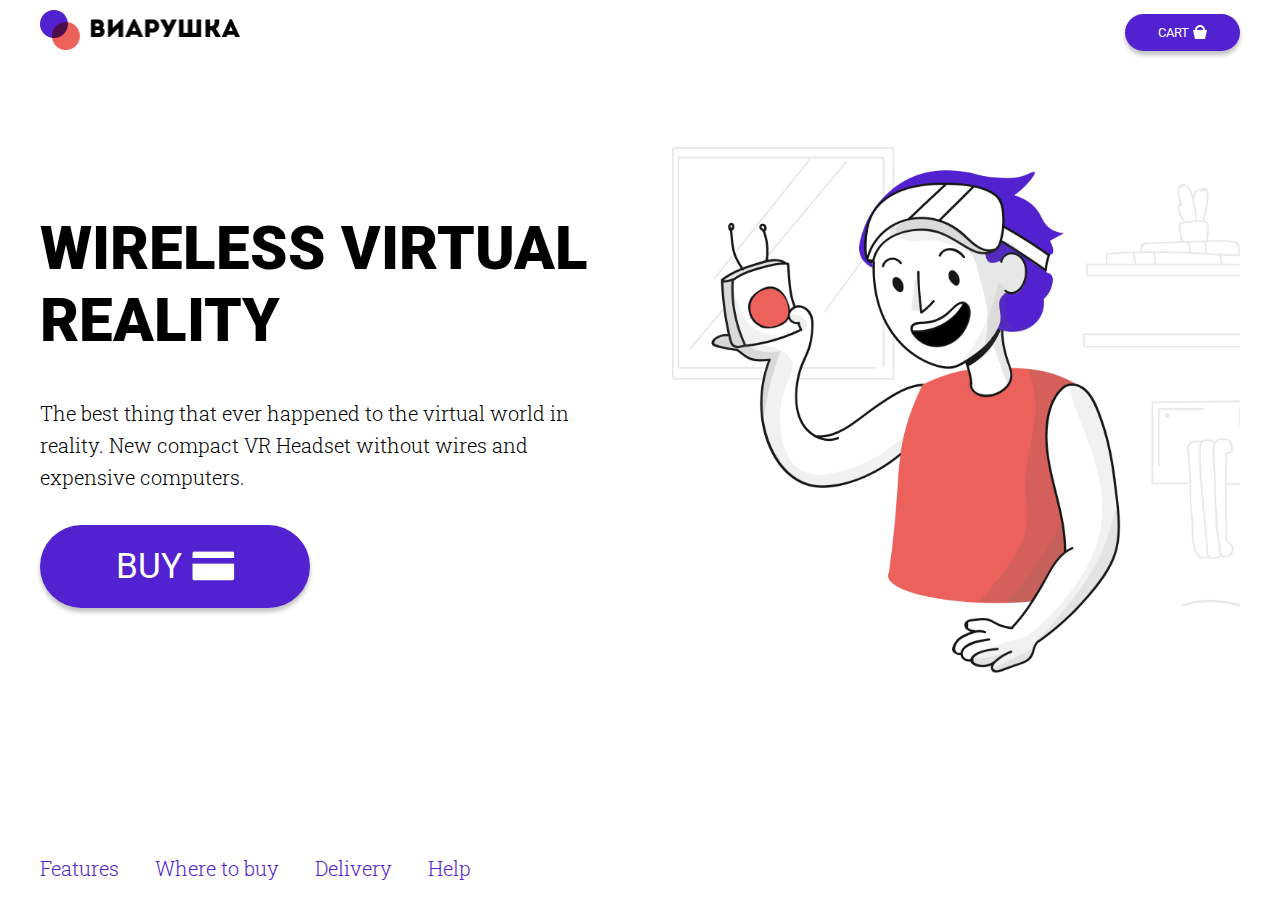
<file: index.html>
<!DOCTYPE html>
<html lang="en">
  <head>
    <meta charset="UTF-8" />
    <meta http-equiv="X-UA-Compatible" content="IE=edge" />
    <meta name="viewport" content="width=device-width, initial-scale=1" />
    <title>Viarushka</title>
    <link rel="shortcut icon" href="assets/images/sign.png" />
    <link rel="stylesheet" href="assets/styles/normalize.css" />
    <link rel="stylesheet" href="assets/styles/styles.css" />
  </head>
  <body>
    <div class="wrapper">
      <header class="header">
        <div class="header--logo logo">
          <a href="index.html">
            <img
              class="logo--img"
              src="assets/images/logo.png"
              alt="company logo"
            />
          </a>
        </div>
        <div class="header--button">
          <button class="button">
            Cart
            <img
              class="button--icon"
              src="assets/images/shopping-cart-icon.png"
              alt="shapping cart icon"
            />
          </button>
        </div>
      </header>
      <main class="main main--index index">
        <div class="index--content">
          <h1 class="index--title title">Wireless Virtual Reality</h1>
          <p class="index--intro">
            The best thing that ever happened to the virtual world in reality.
            New compact VR Headset without wires and expensive computers.
          </p>
          <button class="index--button button button-size-l">
            Buy
            <img
              class="button--icon-size-l"
              src="assets/images/credit-card-icon.png"
              alt="credit card icon"
            />
          </button>
        </div>

        <div class="index--image">
          <img
            src="assets/images/main-img.png"
            alt="person with an electronic device"
          />
        </div>
      </main>
      <footer class="footer">
        <nav class="footer--navigation navigation">
          <a class="navigation--link" href="features.html">Features</a>
          <a class="navigation--link" href="#">Where to buy</a>
          <a class="navigation--link" href="#">Delivery</a>
          <a class="navigation--link" href="#">Help</a>
        </nav>
      </footer>
    </div>
  </body>
</html>
</file>
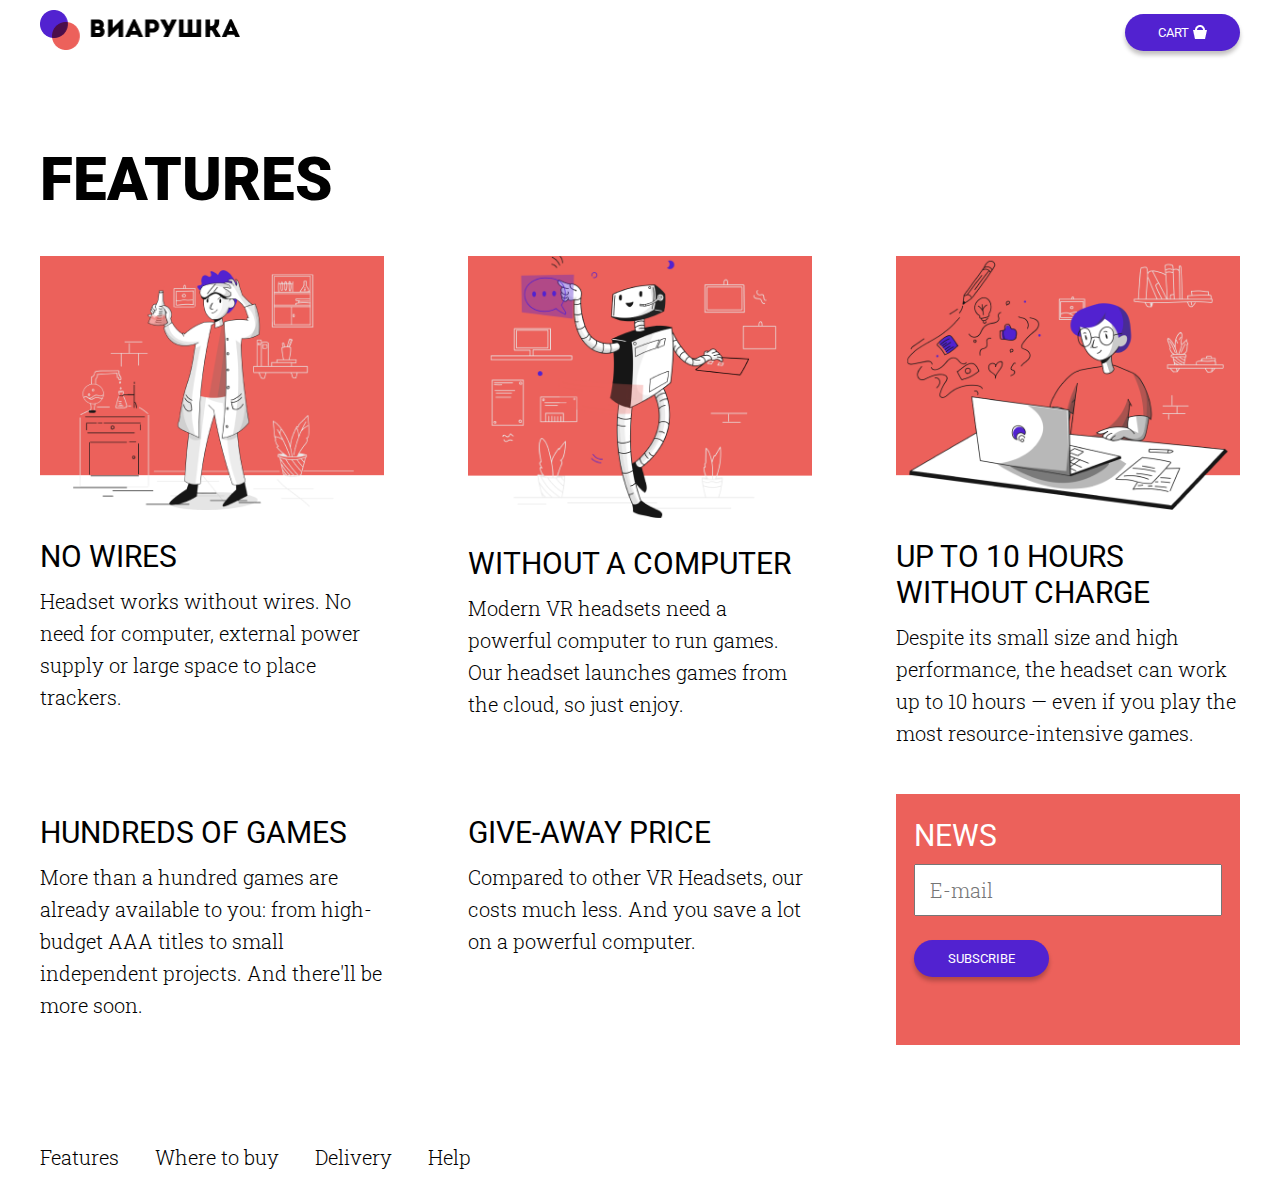
<file: features.html>
<!DOCTYPE html>
<html lang="en">
  <head>
    <meta charset="UTF-8" />
    <meta http-equiv="X-UA-Compatible" content="IE=edge" />
    <meta name="viewport" content="width=device-width, initial-scale=1" />
    <title>Viarushka</title>
    <link rel="shortcut icon" href="assets/images/sign.png" />
    <link rel="stylesheet" href="assets/styles/normalize.css" />
    <link rel="stylesheet" href="assets/styles/styles.css" />
  </head>
  <body>
    <div class="wrapper">
      <header class="header">
        <div class="header--logo logo">
          <a href="index.html">
            <img
              class="logo--img"
              src="assets/images/logo.png"
              alt="company logo"
            />
          </a>
        </div>
        <div class="header--button">
          <button class="button">
            Cart
            <img
              class="button--icon"
              src="assets/images/shopping-cart-icon.png"
              alt="shapping cart icon"
            />
          </button>
        </div>
      </header>
      <main class="main main--features features">
        <h1 class="features--title title">Features</h1>
        <div class="features--container">
          <section class="features--item item">
            <img
              class="item--image"
              src="assets/images/features-1.png"
              alt="scientist"
            />
            <h2 class="item--title title title-size-s">No wires</h2>
            <p class="item--text">
              Headset works without wires. No need for computer, external power
              supply or large space to place trackers.
            </p>
          </section>

          <section class="features--item item">
            <img
              class="item--image"
              src="assets/images/features-2.png"
              alt="robot"
            />
            <h2 class="item--title title title-size-s">Without a computer</h2>
            <p class="item--text">
              Modern VR headsets need a powerful computer to run games. Our
              headset launches games from the cloud, so just enjoy.
            </p>
          </section>

          <section class="features--item item">
            <img
              class="item--image"
              src="assets/images/features-3.png"
              alt="person working on laptop"
            />
            <h2 class="item--title title title-size-s">
              Up to 10 hours without charge
            </h2>
            <p class="item--text">
              Despite its small size and high performance, the headset can work
              up to 10 hours — even if you play the most resource-intensive
              games.
            </p>
          </section>

          <section class="features--item item">
            <h2 class="item--title title title-size-s">Hundreds of games</h2>
            <p class="item--text">
              More than a hundred games are already available to you: from
              high-budget AAA titles to small independent projects. And there'll
              be more soon.
            </p>
          </section>

          <section class="features--item item">
            <h2 class="item--title title title-size-s">Give-away price</h2>
            <p class="item--text">
              Compared to other VR Headsets, our costs much less. And you save a
              lot on a powerful computer.
            </p>
          </section>

          <section class="features--item item item-bgcolor-red">
            <h2 class="item--title title title-size-s title-color-white">
              News
            </h2>
            <form class="features--subscribe subscribe">
              <input
                class="subscribe--emal"
                type="text"
                placeholder="E-mail"
                name="mail"
                required
              />
              <div>
                <button class="subscribe--button button button-size-m">
                  Subscribe
                </button>
              </div>
            </form>
          </section>
        </div>
      </main>
      <footer class="footer">
        <nav class="footer--navigation navigation">
          <a
            class="navigation--link navigation--link-color-black"
            href="features.html"
            >Features</a
          >
          <a class="navigation--link navigation--link-color-black" href="#"
            >Where to buy</a
          >
          <a class="navigation--link navigation--link-color-black" href="#"
            >Delivery</a
          >
          <a class="navigation--link navigation--link-color-black" href="#"
            >Help</a
          >
        </nav>
      </footer>
    </div>
  </body>
</html>
</file>
<file: assets/styles/styles.css>
@import url("https://fonts.googleapis.com/css2?family=Roboto+Slab:wght@300&family=Roboto:wght@400;900&display=swap");

body {
  margin: 0;
  min-height: 100vh;
  min-width: 350px;
  width: 100vw;
  overflow-x: hidden;
  background-color: #fff;
  color: #000;
}

/* Layout ==================================== */
.wrapper {
  display: grid;
  width: 100vw;
  min-height: 100vh;
  grid-template-columns: minmax(1rem, 1fr) minmax(auto, 1200px) minmax(
      1rem,
      1fr
    );
  grid-template-rows: minmax(64px, auto) 1fr minmax(64px, auto);
  grid-template-areas:
    ".header."
    ".main."
    ".footer.";
}

.header {
  grid-area: header;
}

.main {
  grid-area: main;
  margin-bottom: 80px;
}

.footer {
  grid-area: footer;
}

/* Header Section ============================ */
.header {
  display: grid;
  grid-template-columns: repeat(2, 1fr);
  align-items: center;
}

.header--logo {
  display: flex;
  max-width: 200px;
}

.header--button {
  display: flex;
  justify-content: flex-end;
}

@media screen and (max-width: 1023px) {
  .header--logo {
    max-width: 115px;
  }
}

/* Footer Section ============================ */
.footer {
  display: grid;
  align-items: center;
}

.navigation--link {
  margin-right: 2rem;
}

/* Main Section on Index Page ================ */
.index {
  display: grid;
  grid-template-columns: repeat(auto-fit, minmax(200px, 1fr));
  gap: 64px;
  align-items: center;
  justify-content: center;
}

.index--content {
  display: grid;
  justify-items: start;
}

.index--image {
  display: grid;
  max-width: 600px;
}

.index--image img {
  max-width: 100%;
  width: 100%;
  height: 100%;
  object-fit: contain;
}

.index--title {
  margin-bottom: 40px;
}

.index--intro {
  margin-bottom: 32px;
}

@media screen and (max-width: 1023px) {
  .index {
    justify-items: center;
  }

  .index--content {
    grid-row: 2;
    justify-items: center;
  }

  .index--title {
    margin-bottom: 20px;
  }

  .index--image {
    grid-row: 1;
  }

  .index--intro {
    text-align: center;
  }
}

/* Main section on Features page ============= */
.features--container {
  display: grid;
  grid-template-columns: repeat(auto-fit, minmax(320px, 1fr));
  gap: 42px 84px;
}

.features--title {
  margin-top: 80px;
  margin-bottom: 40px;
}

.item--image {
  width: 100%;
  object-fit: cover;
  max-width: 100%;
  margin-bottom: 24px;
}

.item--title {
  margin-bottom: 10px;
}

.item--text {
  margin-bottom: 24px;
}

.item-bgcolor-red {
  background-color: #ec615b;
  padding: 24px 18px;
  margin-top: -21px;
}

.subscribe {
  display: flex;
  flex-direction: column;
}

.subscribe--emal {
  font-family: "Roboto Slab", serif;
  font-style: normal;
  font-size: 20px;
  font-weight: 300;
  line-height: 32px;
  letter-spacing: 0em;
  text-align: left;
  color: #000;
  margin-bottom: 24px;
  padding: 8px 14px;
}

@media screen and (max-width: 1023px) {
  .features--title {
    margin-top: 40px;
    margin-bottom: 20px;
  }

  .features--container {
    gap: 21px 42px;
  }
}
/* Button ==================================== */
.button {
  font-family: "Roboto", sans-serif;
  font-size: 13px;
  font-style: normal;
  font-weight: 400;
  line-height: normal;
  text-transform: uppercase;
  background: #5222d0;
  box-shadow: 0px 4px 4px rgba(17, 8, 8, 0.25);
  border: none;
  color: #fff;
  outline: none;
  padding: 11px 16px;
  border-radius: 100px;
  display: flex;
  justify-content: center;
  align-items: center;
  gap: 4px;
  min-width: 115px;
  cursor: pointer;
  transition: background-color 0.4s, color 0.4s;
}

.button-size-m {
  min-width: 135px;
}

.button-size-l {
  padding: 21px 32px;
  font-size: 35px;
  min-width: 270px;
  gap: 10px;
}

.button:hover {
  background-color: #ec615b;
  transition: background-color 0.4s;
}

.button-size-m:hover {
  background-color: #fff;
  color: #5222d0;
  transition: background-color 0.4s, color 0.4s;
}

@media screen and (max-width: 1023px) {
  .button-size-l {
    padding: 16px 28px;
    font-size: 28px;
    min-width: 240px;
  }
}

/*Title ====================================== */
.title {
  color: #000;
  font-family: "Roboto", sans-serif;
  font-style: normal;
  text-transform: uppercase;
  line-height: 72px;
  font-weight: 900;
  font-size: 60px;
  text-align: left;
}

.title-size-s {
  font-size: 30px;
  font-weight: 400;
  line-height: 36px;
}

.title-color-white {
  color: #fff;
}

@media screen and (max-width: 1023px) {
  .title {
    font-size: 42px;
    line-height: 42px;
    text-align: center;
  }

  .title-size-s {
    font-size: 26px;
  }
}

/* Navigation ================================ */
.navigation--link {
  font-family: "Roboto Slab", serif;
  font-style: normal;
  font-weight: 300;
  font-size: 20px;
  text-align: left;
  text-decoration: none;
  color: #5222d0;
  line-height: 32px;
  transition: color 0.4s;
}

.navigation--link-color-black {
  color: #000;
}

.navigation--link:hover {
  color: #ec615b;
  transition: color 0.4s;
}

/* Typography ================================ */
h1,
h2 {
  margin: 0;
}

p {
  font-family: "Roboto Slab", serif;
  font-style: normal;
  font-size: 20px;
  font-weight: 300;
  line-height: 32px;
  letter-spacing: 0em;
  text-align: left;
  color: #000;
  margin: 0;
}

img {
  max-width: 100%;
}
</file>
